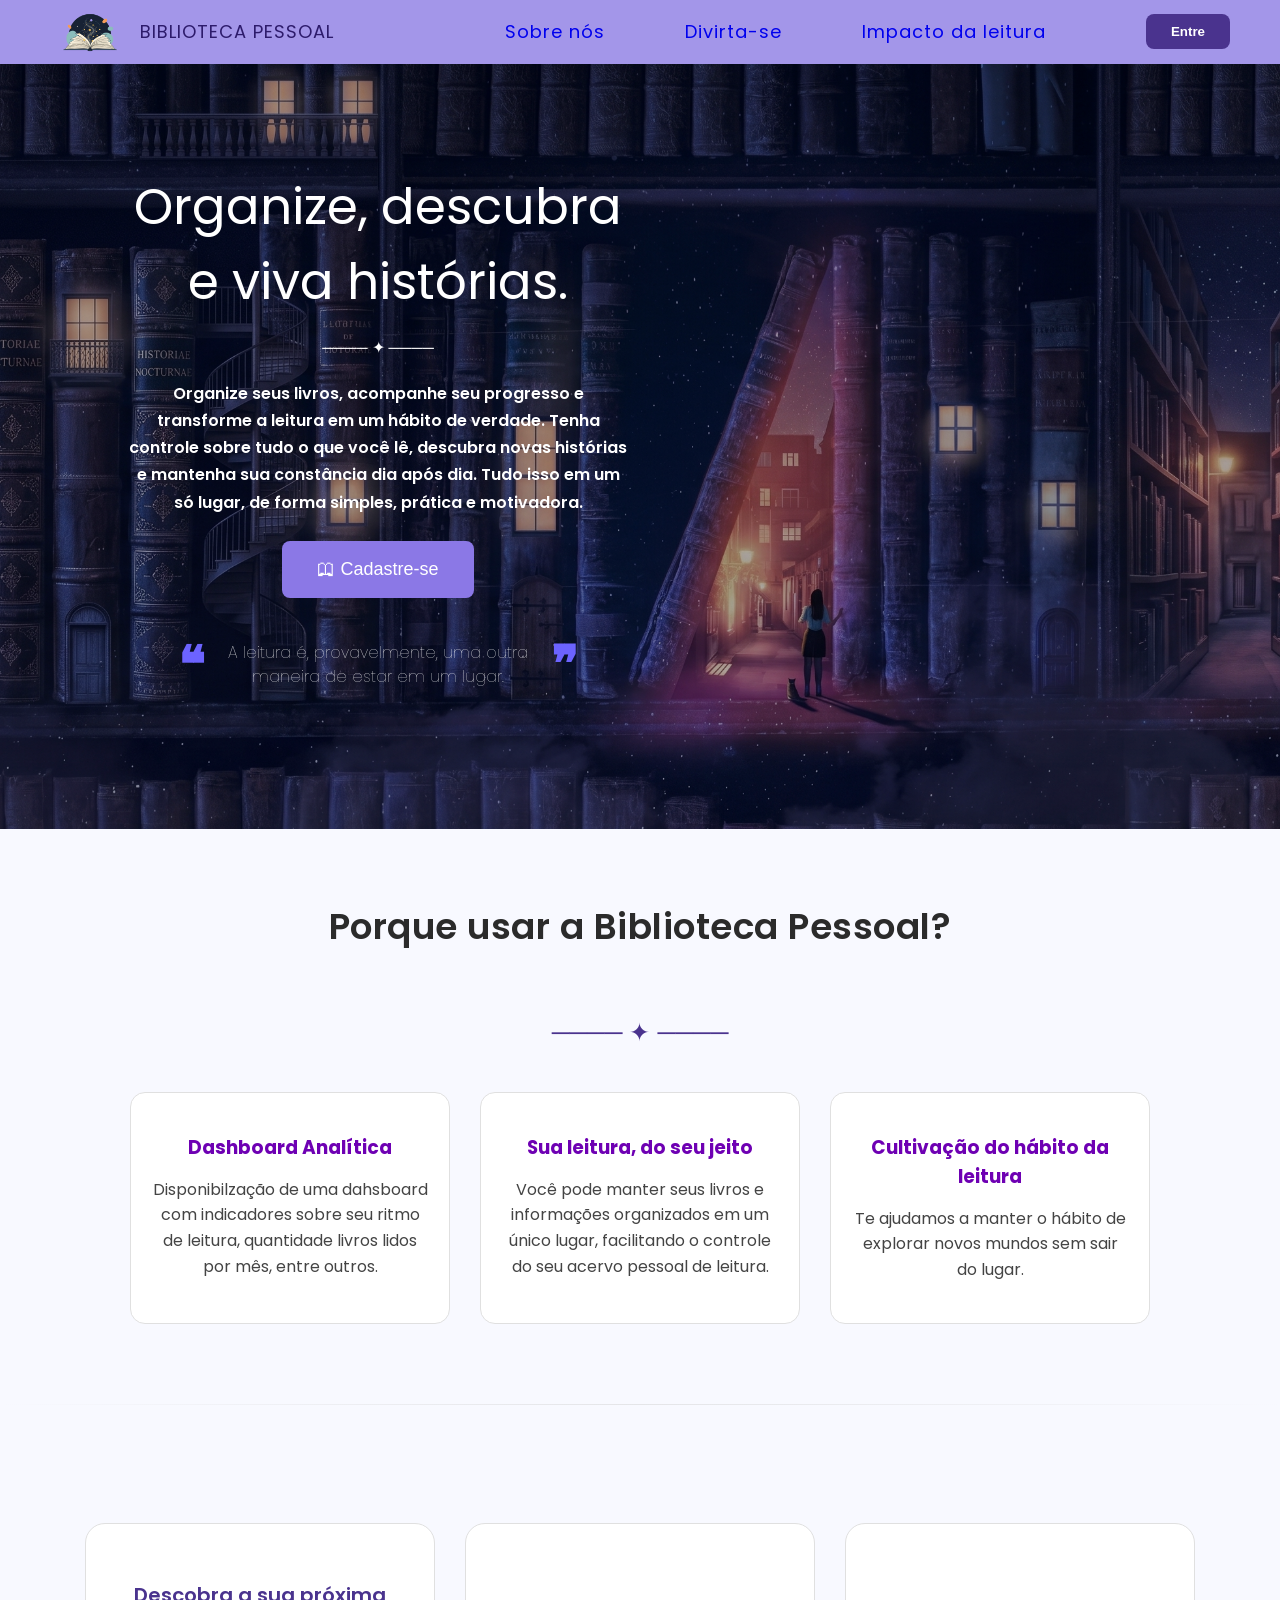
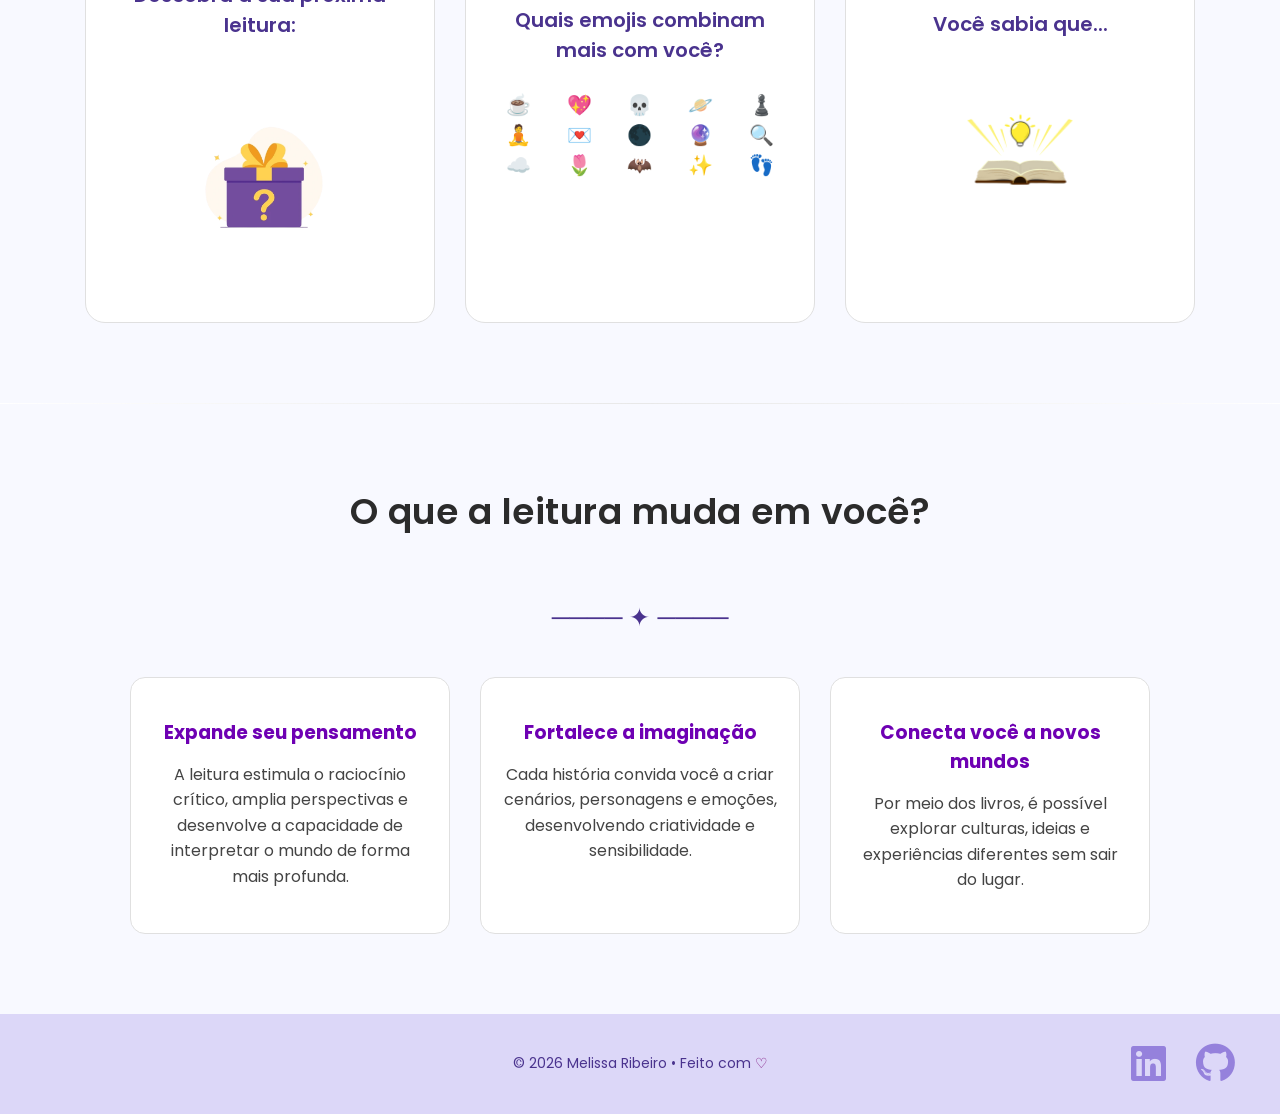
<file: public/index.html>
<!DOCTYPE html>
<html lang="pt-br">

<head>
    <meta charset="UTF-8">
    <meta name="viewport" content="width=device-width, initial-scale=1.0">
    <link rel="stylesheet" href="./css/index.css">
    <title>Biblioteca Pessoal - Página Inicial</title>
    <link href="https://fonts.googleapis.com/css2?family=Poppins:wght@400;600&display=swap" rel="stylesheet">
    <link rel="stylesheet" href="https://cdnjs.cloudflare.com/ajax/libs/font-awesome/6.4.0/css/all.min.css">


</head>

<body>
    <!-- HEADER -->
    <header class="header">
        <div class="logo">
            <!-- IMAGEM -->
            <img src="./imagens/img1.png" alt="Logo">

            <!-- BIBLIOTECA PESSOAL -->
            <span>BIBLIOTECA PESSOAL</span>
        </div>
        <!--SOBRE NÓS + BOTÃO LOGIN-->
        <div class="menuDireita">
            <a href="#motivos" class="sobreNos">
                <span>Sobre nós</span>
            </a>

            <a href="#interacao" class="sobreNos">
                <span>Divirta-se</span>
            </a>

            <div class="leitura">
                <a href="#Beneficios" class="Beneficios2">
                    <span>Impacto da leitura</span>
                </a>


                <div class="nav">
                    <a href="./login.html">
                        <button id="btnLogin">Entre</button>
                    </a>
                </div>
            </div>
        </div>
    </header>
    <!-- FIM HEADER -->


    <!-- SESSÃO PRINCIPAL -->
    <section class="principal">


        <!-- SOBRE + BOTÃO + QUOTES-->
        <div class="conteudo">

            <!-- TITULO-->
            <div class="titulo">
                Organize, descubra <br>e viva histórias.
            </div>


            <!-- DECORAÇÃO-->
            <div class="decoracao">
                <span>──── ✦ ────</span>
            </div>
            <!-- TEXTO SOBRE O PROJETO-->
            <div class="sobre">
                <p>
                    Organize seus livros, acompanhe seu progresso e transforme a leitura em um hábito de verdade.
                    Tenha controle sobre tudo o que você lê, descubra novas histórias e mantenha sua constância dia após
                    dia.
                    Tudo isso em um só lugar, de forma simples, prática e motivadora.
                </p>


            </div>
            <!-- BOTÃO -->
            <div class="botoes">
                <a href="./cadastro.html">
                    <button id="btnCadastro">🕮 Cadastre-se</button>
                </a>
            </div>

            <!-- QUOTE DINÂMICO -->
            <div class="quote">
                <span class="aspas esquerda">❝</span>
                <p id="quoteText"></p>
                <span class="aspas direita">❞</span>
            </div>
        </div>



        <!-- FIM SEÇÃO PRINCIPAL -->
    </section>

    <!-- INÍCIO SEÇÃO MOTIVOS-->

    <section class="motivos" id="motivos">
        <h2>Porque usar a Biblioteca Pessoal?</h2>
        <!-- DECORAÇÃO-->
        <div class="decoracao2">
            <span>──── ✦ ────</span>
        </div>
        <div class="cards">
            <!--PRIMEIRO CARD -->
            <div class="card1">
                <h3>Dashboard Analítica</h3>

                <p>Disponibilzação de uma dahsboard com indicadores
                    sobre seu ritmo de leitura, quantidade livros lidos por mês,
                    entre outros.</p>
            </div>
            <!--SEGUNDO CARD -->
            <div class="card2">
                <h3>Sua leitura, do seu jeito</h3>
                <p>Você pode manter seus livros e informações organizados em um único lugar,
                    facilitando o controle do seu acervo pessoal de leitura.</p>
            </div>
            <!--TERCEIRO CARD -->
            <div class="card3">
                <h3>Cultivação do hábito da leitura</h3>
                <p>Te ajudamos a manter o hábito de explorar novos mundos sem sair do lugar.</p>
            </div>
        </div>

    </section>

    <!--FIM SEÇÃO MOTIVOS-->

    <div class="linhaSuave"></div>

    <!--SEÇÃO INTERAÇÃO-->
    <section id="interacao" class="interacao">
        <div class="cards">

            <div id="misteriousbook">
                <span>Descobra a sua próxima leitura:</span> <br>
                <img src="./imagens/presente.png" id="presente" alt="presente" onclick="Aleatorio()">

                <div id="book" style="display: none;">
                </div>
            </div>

            <div id="mood">
                <span>Quais emojis combinam mais com você?</span>
                <div id="mood-emojis">
                    <span onclick="Gerar('relax')">☕🧘☁️</span>
                    <span onclick="Gerar('romantic')">💖💌🌷</span>
                    <span onclick="Gerar('horror')">💀🌑🦇</span>
                    <span onclick="Gerar('fantasy')">🪐🔮✨</span>
                    <span onclick="Gerar('thriller')">♟️🔍👣</span>
                </div>
                <p id="res-mood" class="msg"></p>
            </div>

            <div id="fact">
                <span>Você sabia que...</span>
                <div class="lamp" onclick="Fato()">
                    <img src="./imagens/lampandbook.png" id="lampada" alt="curiosity">
                </div>
                <p id="res-fato" class="msg"></p>
            </div>


        </div>
    </section>
    <!-- FIM SEÇÃO INTERAÇÃO-->

    <div class="linhaSuave"></div>

    <!-- NOVA SEÇÃO -->
    <section class="Beneficios" id="Beneficios">
        <h2>O que a leitura muda em você?</h2>
        <!-- DECORAÇÃO-->
        <div class="decoracao2">
            <span>──── ✦ ────</span>
        </div>
        <div class="cards">
            <!--PRIMEIRO CARD -->
            <div class="card1">
                <h3>Expande seu pensamento</h3>

                <p>A leitura estimula o raciocínio crítico,
                    amplia perspectivas e desenvolve
                    a capacidade de interpretar o mundo
                    de forma mais profunda.</p>
            </div>
            <!--SEGUNDO CARD -->
            <div class="card2">
                <h3>Fortalece a imaginação</h3>
                <p>Cada história convida você a criar cenários,
                    personagens e emoções,
                    desenvolvendo criatividade e sensibilidade.</p>
            </div>
            <!--TERCEIRO CARD -->
            <div class="card3">
                <h3>Conecta você a novos mundos</h3>
                <p>Por meio dos livros, é possível explorar culturas,
                    ideias e experiências diferentes
                    sem sair do lugar.</p>
            </div>
        </div>

    </section>


    <footer class="meu-footer">
        <p class="texto-footer">© 2026 Melissa Ribeiro • Feito com <span style="color: rgb(124, 12, 123);">♡</span></p>

        <div class="footer-icones">
            <a href="https://www.linkedin.com/in/melissa-ribeiro-27784a272/" target="_blank" title="Meu LinkedIn">
                <i class="fab fa-linkedin"></i>
            </a>
            <a href="https://github.com/melissa-ribeiro" target="_blank" title="Meu GitHub">
                <i class="fab fa-github"></i>
            </a>
        </div>
    </footer>
</body>

</html>
<script>
    const quotes = ['A leitura é, provavelmente, uma outra maneira de estar em um lugar.',
        'Leitura, antes de mais nada, é estímulo, é exemplo.',
        'Um livro é um sonho que você segura na mão.',
        'Quem lê, vive mil vidas em uma só.',
        'Ler é viajar sem sair do lugar.']  /*Vetor com frases*/

    let i = 0 /*Variável para ler o vetor*/

    quoteText.innerHTML = `${quotes[i]}` /*mostrar o primeiro quote quando a página carrega*/

    /*Quotes dinamicos:*/
    setInterval(() => {
        i++;

        if (i >= quotes.length) {
            i = 0;
        }

        quoteText.innerHTML = `${quotes[i]}`
    }, 5000); /*muda os quotes a cada 5 seg*/


    const books = [
        {
            titulo: 'A Passa-Espelhos',
            autor: 'Christelle Dabos',
            desc: 'Em um mundo dividido em arcas flutuantes,<br>Ophélie possui o poder de ler objetos e atravessar espelhos.<br>Forçada a um noivado misterioso, ela mergulha em intrigas políticas,<br>segredos antigos e uma atmosfera mágica absurdamente viciante.'
        },

        {
            titulo: 'Caraval',
            autor: 'Stephanie Garber',
            desc: 'Duas irmãs entram em um espetáculo mágico<br>onde nada é realmente o que parece.<br>Mistério, romance e jogos perigosos se misturam<br>em uma fantasia cheia de ilusões.'
        },

        {
            titulo: '1984',
            autor: 'George Orwell',
            desc: 'Em um mundo onde cada passo é observado<br>e até pensar pode ser um crime,<br>Winston começa a desafiar o sistema.<br>Mas em uma sociedade que controla a verdade,<br>até a esperança pode ser perigosa.'
        },

        {
            titulo: 'Jogos Vorazes',
            autor: 'Suzanne Collins',
            desc: 'Todos os anos, jovens são enviados<br>para uma arena mortal enquanto o país inteiro assiste.<br>Quando Katniss entra no jogo,<br>ela descobre que sobreviver pode ser<br>ainda mais difícil do que lutar.'
        },

        {
            titulo: 'O Jardim Secreto',
            autor: 'Frances Hodgson Burnett',
            desc: 'Ao encontrar um jardim escondido e abandonado,<br>Mary começa a desvendar segredos<br>que mudam não apenas a mansão onde vive,<br>mas também quem ela é.'
        },

        {
            titulo: 'Admirável Mundo Novo',
            autor: 'Aldous Huxley',
            desc: 'Nessa sociedade perfeita,<br>ninguém sofre, ninguém questiona e todos obedecem.<br>Mas quando algumas pessoas começam a enxergar<br>além dessa felicidade artificial,<br>tudo pode desmoronar.'
        }
    ] // JSON com título, autor e dscrição dos livros

    const img = document.getElementById('presente'); // Variável para imagem do presente
    const msg = document.getElementById('book'); // Variável para imagem do livro aberto

    img.addEventListener('click', function () {
        if (book.style.display == 'none' || book.style.display == '') {
            book.style.display = 'block';
            presente.style.display = 'none';
        } else {
            book.style.display = 'none';

        }
    })

    function Aleatorio() {
        var aleatorio = Math.floor(Math.random() * books.length);
        /*Fórmula para gerar números inteiros aleatórios
         de acordo com a quantidade de ocorrências do vetor*/

        var livro = books[aleatorio];

        book.innerHTML = `<h2>${livro.titulo}</h2>
            <h3>${livro.autor}</h3>
            <p>${livro.desc}</p>`

    }

    function Gerar(estado) {

        // pega o id do elemento que vai mostrar a imagem
        const campoMensagem = document.getElementById('res-mood');
        // varia de acordo com os emojis selecionados
        let texto = '';
        if (estado == 'relax') {
            texto = "Respire fundo... Hoje pede um café, uma manta e uma poesia leve ou crônicas do dia a dia. ☁️";
        }
        if (estado == 'romantic') {
            texto = "O amor está no ar! Perfeito para mergulhar em um romance de época ou um clichê apaixonante. 🌷";
        }
        if (estado == 'thriller') {
            texto = "Siga as pistas! Sua mente está afiada para um suspense policial ou um mistério. 🔍";
        }
        if (estado == 'horror') {
            texto = "Sentiu o calafrio? Prepare a lanterna: é noite de terror psicológico ou clássicos de monstros. 🦇";
        }
        if (estado == 'fantasy') {
            texto = "Abra o portal! Suas leituras de hoje envolvem dragões, reinos distantes e magias proibidas. ✨";
        }
        campoMensagem.innerHTML = texto; // Mostra mensagem
    }


    function Fato() {
        const fatos = [
            "O livro mais vendido do mundo é a Bíblia, seguida por 'Dom Quixote'.",
            "Bibliosmia: O nome científico para o prazer de sentir o cheiro de livros antigos.",
            "Tsundoku: O termo japonês para o hábito de comprar livros e deixá-los acumulados sem ler.",
            "O livro mais longo do mundo tem mais de 13 mil páginas!",
            "Ler reduz o estresse em até 68%, segundo estudos."
        ]; // vetor com fatos sobre leitura

        let sorteio = Math.floor(Math.random() * fatos.length);
        /* Função para gerar números aleatórios de acordo com
        as ocorrências do vetor*/

        document.getElementById('res-fato').innerHTML = fatos[sorteio];
        document.getElementById('lampada').style.display = 'none';
    }

</script>
</file>
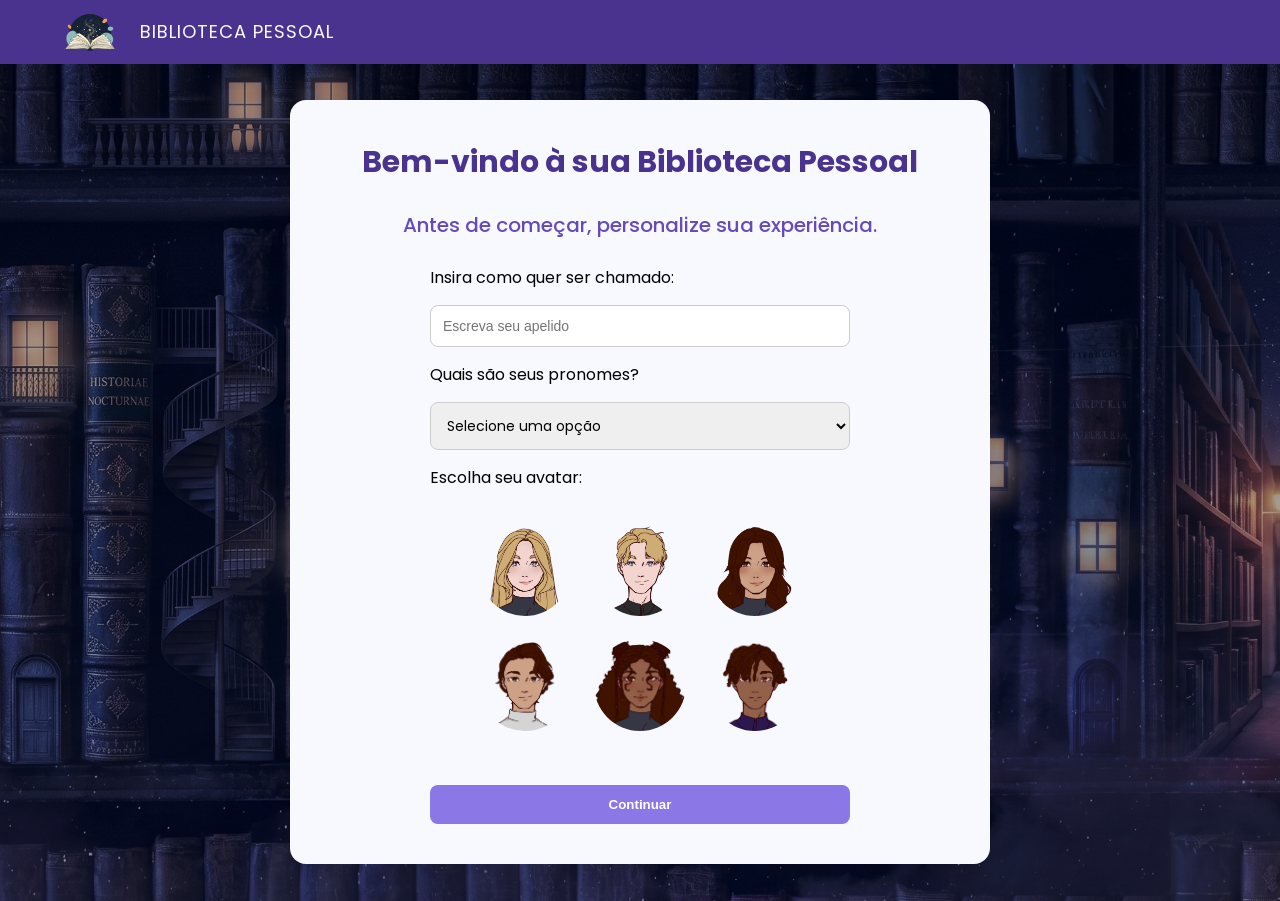
<file: public/boasVindas.html>
<!DOCTYPE html>
<html lang="pt-br">

<head>
    <meta charset="UTF-8">
    <meta name="viewport" content="width=device-width, initial-scale=1.0">
    <title>Biblioteca Pessoal - Onboarding</title>
    <link href="https://fonts.googleapis.com/css2?family=Poppins:wght@400;600&display=swap" rel="stylesheet">
    <link rel="stylesheet" href="./css/boasVindas.css">
</head>

<body>
    <header class="header">

        <div class="logo">

            <img src="./imagens/img1.png" alt="Logo">

            <span>BIBLIOTECA PESSOAL</span>

        </div>

    </header>

    <div class="principal">
        <div class="container">
            <span>Bem-vindo à sua Biblioteca Pessoal</span> <br>

            <p>
                Antes de começar, personalize sua experiência.
            </p> <br>

            <div class="dados">
                Insira como quer ser chamado: <br>
                <input id="ipt_nickname" type="text" placeholder="Escreva seu apelido">

                Quais são seus pronomes? <br>
                <select id="slct_pronome">
                    <option value="">Selecione uma opção</option>

                    <option value="ela/dela" ]>Ela/Dela
                    </option>

                    <option value="ele/dele">
                        Ele / Dele
                    </option>

                    <option value="elu/delu">
                        Elu / Delu
                    </option>

                    <option value="prefiro_nao_dizer">
                        Prefiro não informar
                    </option>
                </select>

                Escolha seu avatar:

                <div class="avatares">

                    <img src="./imagens/menina1.png - Editado.png" onclick="selecionarAvatar(1)" id="avatar1">

                    <img src="./imagens/menino1.png - Editado.png" onclick="selecionarAvatar(2)" id="avatar2">

                    <img src="./imagens/menina2.png - Editado.png" onclick="selecionarAvatar(3)" id="avatar3">

                    <img src="./imagens/menino2.png - Editado.png" onclick="selecionarAvatar(4)" id="avatar4">

                    <img src="./imagens/menina3.png - Editado.png" onclick="selecionarAvatar(5)" id="avatar5">

                    <img src="./imagens/menino3.png - Editado.png" onclick="selecionarAvatar(6)" id="avatar6">

                </div>
                <br>
                <button type="button" onclick="onboarding()" id="btnEntrar">
                    Continuar
                </button>
            </div>
        </div>
    </div>
</body>

</html>
<script>

    //guarda qual avatar o usuário escolheu
    var avatarEscolhido = "";

    function selecionarAvatar(numero) { 
        //selcionarAvatar recebe número do avatar como parâmetro

        avatarEscolhido = numero; 

        // seleciona as imagens dentro da class "avatares"
        var listaAvatares = document.querySelectorAll(".avatares img");

        //para cada avatar, remova a classe "avatar-selecionado"
        listaAvatares.forEach(function (img) { 
            img.classList.remove("avatar-selecionado");
        }); // garante que apenas um avatar fique selecionado por vez

        document
            // pegao id do avatar selecionado 
            .getElementById(`avatar${numero}`)
            //deixa a borda com cor
            .classList.add("avatar-selecionado");

    }

    function onboarding() {
        var pronome = slct_pronome.value;
        var nickname = ipt_nickname.value;

        if (pronome == '') {

            alert("Selecione uma opção de pronomes.");

        } else if (nickname == '') {

            alert("Insira um apelido.");

        } else if (avatarEscolhido == '') {

            alert("Escolha um avatar.");

        } else {



            fetch("http://localhost:3333/usuarios/onboarding", {
                method: "POST",
                headers: {
                    "Content-Type": "application/json"
                },

                body: JSON.stringify({

                    nicknameServer: nickname,
                    pronomeServer: pronome,
                    avatarServer: avatarEscolhido,
                    idUsuarioServer: sessionStorage.ID_USUARIO

                })

            })
                .then(function (resposta) {

                        if (resposta.ok) {

                            sessionStorage.PRONOME_USUARIO = pronome;
                            sessionStorage.NICKNAME_USUARIO = nickname;
                            sessionStorage.AVATAR_USUARIO = avatarEscolhido;
                            

                            setTimeout(function () {
                                window.location = "./menu.html";
                            }, 500);

                        } else {

                            alert("Erro ao salvar onboarding");

                        }

                })


        }

    }
</script>
</file>
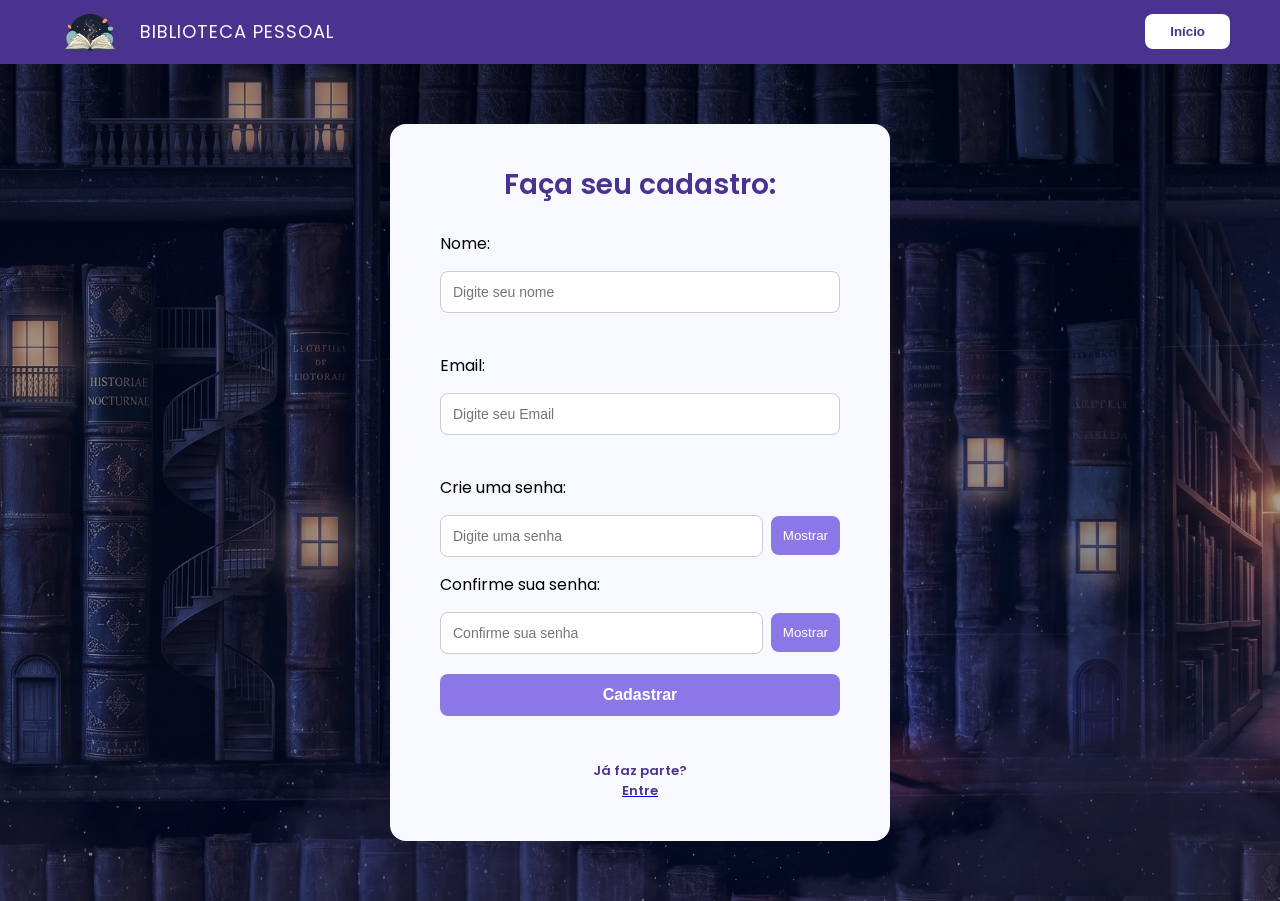
<file: public/cadastro.html>
<!DOCTYPE html>
<html lang="pt-br">

<head>
  <meta charset="UTF-8">
  <meta name="viewport" content="width=device-width, initial-scale=1.0">
  <title>Biblioteca Pessoal - Cadastro</title>
  <link href="https://fonts.googleapis.com/css2?family=Poppins:wght@400;600&display=swap" rel="stylesheet">
  <link rel="stylesheet" href="./css/cadastro.css">
</head>

<body>
  <header class="header">
    <div class="logo">
      <!-- IMAGEM -->
      <img src="./imagens/img1.png" alt="Logo">

      <!-- BIBLIOTECA PESSOAL -->
      <span>BIBLIOTECA PESSOAL</span>
    </div>
    <!-- BOTÃO VOLTAR -->
    <div class="back">
      <a href="./index.html">
        <button>Início</button>
      </a>
    </div>
  </header>

  <div class="principal">

    <div class="container">
      <span>Faça seu cadastro:</span>
      <div class="dados">
        Nome: <br>
        <input id="ipt_nome" type="text" placeholder="Digite seu nome"> <br>

        Email: <br>
        <input id="ipt_email" type="email" placeholder="Digite seu Email"> <br>

        Crie uma senha:
        <div class="senha-container">
          <input id="ipt_senha" type="password" placeholder="Digite uma senha">
          <button type="button" id="btnSenha" class="btn-olho" onclick="mostrarSenha()">
            Mostrar
          </button>
        </div>

        Confirme sua senha:
        <div class="senha-container">
          <input id="ipt_confirmarsenha" type="password" placeholder="Confirme sua senha">
          <button type="button" id="btnConfSenha" class="btn-olho" onclick="mostrarSenha2()">
            Mostrar
          </button>
        </div>

        <button onclick="Cadastrar()" id="bntCadastrar">Cadastrar</button> <br><br>

      </div>
      <div class="login">
        <span>Já faz parte?</span>
        <a href="./login.html">
          <span>Entre</span>
        </a>


      </div>


    </div>
  </div>

  </div>


</body>

</html>
<script>


  function Cadastrar() {


    var nomeVar = ipt_nome.value;
    var emailVar = ipt_email.value;
    var senhaVar = ipt_senha.value;
    var confirmarSenhaVar = ipt_confirmarsenha.value;



    // Verificando se há algum campo em branco
    if (
      nomeVar == "" ||
      emailVar == "" ||
      senhaVar == ""

    ) {

      alert("Preencha todos os campos corretamente!");
    } else if (
      nomeVar.length < 3
    ) {
      alert("Insira seu nome corretamente.")

    } else if (
      !emailVar.includes('@') || !emailVar.includes('.')
    ) {
      alert("Insira seu email corretamente.")
    } else if (
      senhaVar.length < 6
    ) {
      alert("Crie uma senha com 6 digitos ou mais.")
    } else if (
      senhaVar != confirmarSenhaVar
    ) {
      alert("As senhas devem ser iguais")
    } else {

      // Enviando o valor da nova input
      fetch("/usuarios/cadastrar", {
        method: "POST",
        headers: {
          "Content-Type": "application/json",
        },
        body: JSON.stringify({

          nomeServer: nomeVar,
          emailServer: emailVar,
          senhaServer: senhaVar,
        }),
      })
        .then(function (resposta) {
          console.log("resposta: ", resposta);

          if (resposta.ok) {


            alert("Cadastro realizado com sucesso!");

            setTimeout(() => {
              window.location = "./login.html";
            }, "2000");

          } else {
            throw "Houve um erro ao tentar realizar o cadastro!";
          }
        })
        .catch(function (resposta) {
          console.log(`#ERRO: ${resposta}`);
          alert(resposta);

        });

      return false;
    }
  }

  function mostrarSenha() {
    if (ipt_senha.type == "password") {

      ipt_senha.type = "text";
      btnSenha.innerHTML = "Ocultar";

    } else {

      ipt_senha.type = "password";
      btnSenha.innerHTML = "Mostrar";

    }
  }

  function mostrarSenha2() {
    if (ipt_confirmarsenha.type == "password") {

      ipt_confirmarsenha.type = "text";
      btnConfSenha.innerHTML = "Ocultar";

    } else {

      ipt_confirmarsenha.type = "password";
      btnConfSenha.innerHTML = "Mostrar";

    }
  }

</script>
</file>
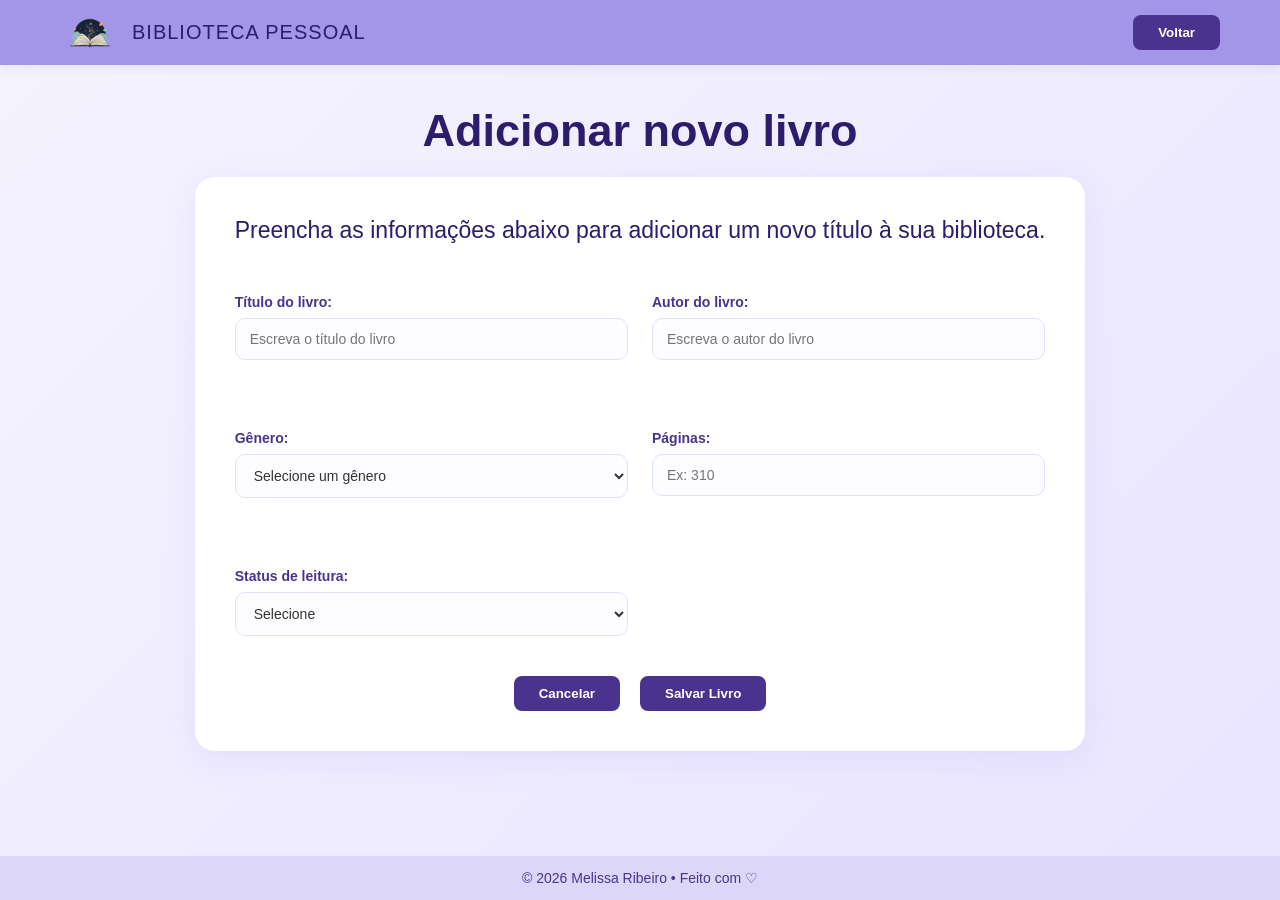
<file: public/cadastroLivros.html>
<!DOCTYPE html>
<html lang="pt-br">

<head>
    <meta charset="UTF-8">
    <meta name="viewport" content="width=device-width, initial-scale=1.0">
    <title>Biblioteca Pessoal - Cadastrar Livro</title>
    <link rel="stylesheet" href="./css/cadastroLivros.css">
</head>

<body>
    <div class="dashboard-layout">
        <header class="header">
            <div class="logo">
                <!-- IMAGEM -->
                <img src="./imagens/img1.png" alt="Logo">

                <!-- BIBLIOTECA PESSOAL -->
                <span>BIBLIOTECA PESSOAL</span>
            </div>
            <!-- BOTÃO VOLTAR -->
            <div class="back">
                <a href="./meuslivros.html">
                    <button id="btnSair">Voltar</button>
                </a>
            </div>
        </header>

        <div class="newbook">
            <div class="boasvindas">
                <span>Adicionar novo livro</span>
            </div>
        </div>
    </div>

    <div class="container-form">
        <span>Preencha as informações abaixo para adicionar um novo título à sua biblioteca.</span>

        <div class="form">
            <div class="campo-input">
                <p>Título do livro:</p>
                <input type="text" id="ipt_titulo" placeholder="Escreva o título do livro">
            </div>

            <div class="campo-input">
                <p>Autor do livro:</p>
                <input type="text" id="ipt_autor" placeholder="Escreva o autor do livro">
            </div>

            <div class="campo-input">
                <p>Gênero:</p>
                <select id="sel_genero">
                    <option value="" disabled selected>Selecione um gênero</option>
                    <option value="Fantasia">Fantasia</option>
                    <option value="Romance">Romance</option>
                    <option value="Ficção Científica">Ficção Científica</option>
                    <option value="Terror">Terror</option>
                    <option value="Biografia">Biografia</option>
                    <option value="Religioso">Religioso</option>
                    <option value="Tecnico">Técnico</option>
                    <option value="ficção Filosófica">Ficção Filosófica</option>
                </select>
            </div>
            
            <div class="campo-input">
                <p>Páginas:</p>
                <input type="number" id="ipt_paginas" placeholder="Ex: 310">
            </div>

            <div class="campo-input">
                <p>Status de leitura:</p>
                <select id="sel_status" onchange="verificarStatus()">
                    <option value="" disabled selected>Selecione</option>
                    <option value="lendo">Lendo</option>
                    <option value="concluido">Concluído</option>
                </select>
            </div>


            <div id="secao-conclusao" class="checkbox" style="display: none;"">

                <div class=" campo-input">
                <label>
                    <input type="checkbox" id="chk_favorito">
                    <p>Marcar como Favorito ⭐</p>
                </label>

            </div>

            <div class="campo-input">
                <p>Data conclusão</p>
                <input type="date" id="ipt_data_conclusao">
            </div>

            <div class="campo-input">
                <p>Avaliação (Estrelas):</p>
                <select id="sel_avaliacao">
                    <option value=""></option>
                    <option value="" disabled selected>Selecione</option>
                    <option value="5">⭐⭐⭐⭐⭐ (Excelente)</option>
                    <option value="4">⭐⭐⭐⭐☆ (Muito Bom)</option>
                    <option value="3">⭐⭐⭐☆☆ (Bom)</option>
                    <option value="2">⭐⭐☆☆☆ (Regular)</option>
                    <option value="1">⭐☆☆☆☆ (Ruim)</option>
                </select>
            </div>
        </div>
    </div>

    <div class="form-acoes">
        <button class="btn-cancelar" onclick="window.location.href='./meuslivros.html'">Cancelar</button>
        <button class="btn-salvar" onclick="salvarLivro()">Salvar Livro</button>
    </div>
    </div>

    <footer>
        © 2026 Melissa Ribeiro • Feito com ♡
    </footer>

</body>

</html>
<script>
    function verificarStatus() {

        var status = document.getElementById("sel_status").value;
        var secaoConclusao = document.getElementById("secao-conclusao");

        if (status == "lendo") {
            secaoConclusao.style.display = "none";

        } else {
            secaoConclusao.style.display = "block";

        }
    }

    function salvarLivro() {

        var titulo = ipt_titulo.value
        var autor = ipt_autor.value
        var pages = ipt_paginas.value
        var dt_conclusao = ipt_data_conclusao.value
        var favorito = chk_favorito.checked
        var avaliacao = sel_avaliacao.value
        var stts = sel_status.value
        var genero = sel_genero.value
        var idUsuario = sessionStorage.ID_USUARIO; 


        if (titulo == '') {
            alert("Insira o título do livro.")
        } else if (autor == '') {
            alert("Insira o autor do livro")
        } else if (ipt_paginas.value == '') {
            alert("Insira a quantidade de páginas do livro")
        } else if (sel_genero.value == '') {
            alert("Selecione o gênero do livro")
        } else if (sel_status.value == '') {
            alert("Selecione o status de leitura")
        }
        else {

            // Enviando o valor da nova input
            fetch(`/usuarios/cadastrarLivros/${idUsuario}`, {
                method: "POST",
                headers: {
                    "Content-Type": "application/json",
                },
                body: JSON.stringify({

                    tituloServer: titulo,
                    autorServer: autor,
                    pagesServer: pages,
                    dt_conclusaoServer: dt_conclusao,
                    favoritoServer: favorito,
                    avaliacaoServer: avaliacao,
                    sttsServer: stts,
                    generoServer: genero
                }),
            })
                .then(function (resposta) {
                    console.log("resposta: ", resposta);

                    if (resposta.ok) {


                        alert("Cadastro realizado com sucesso!");

                        setTimeout(() => {
                            window.location = "./meuslivros.html";
                        }, "2000");

                    } else {
                        throw "Houve um erro ao tentar realizar o cadastro!";
                    }
                })
                .catch(function (resposta) {
                    console.log(`#ERRO: ${resposta}`);
                    alert(resposta);

                });

            return false;
        }
    }



</script>
</file>
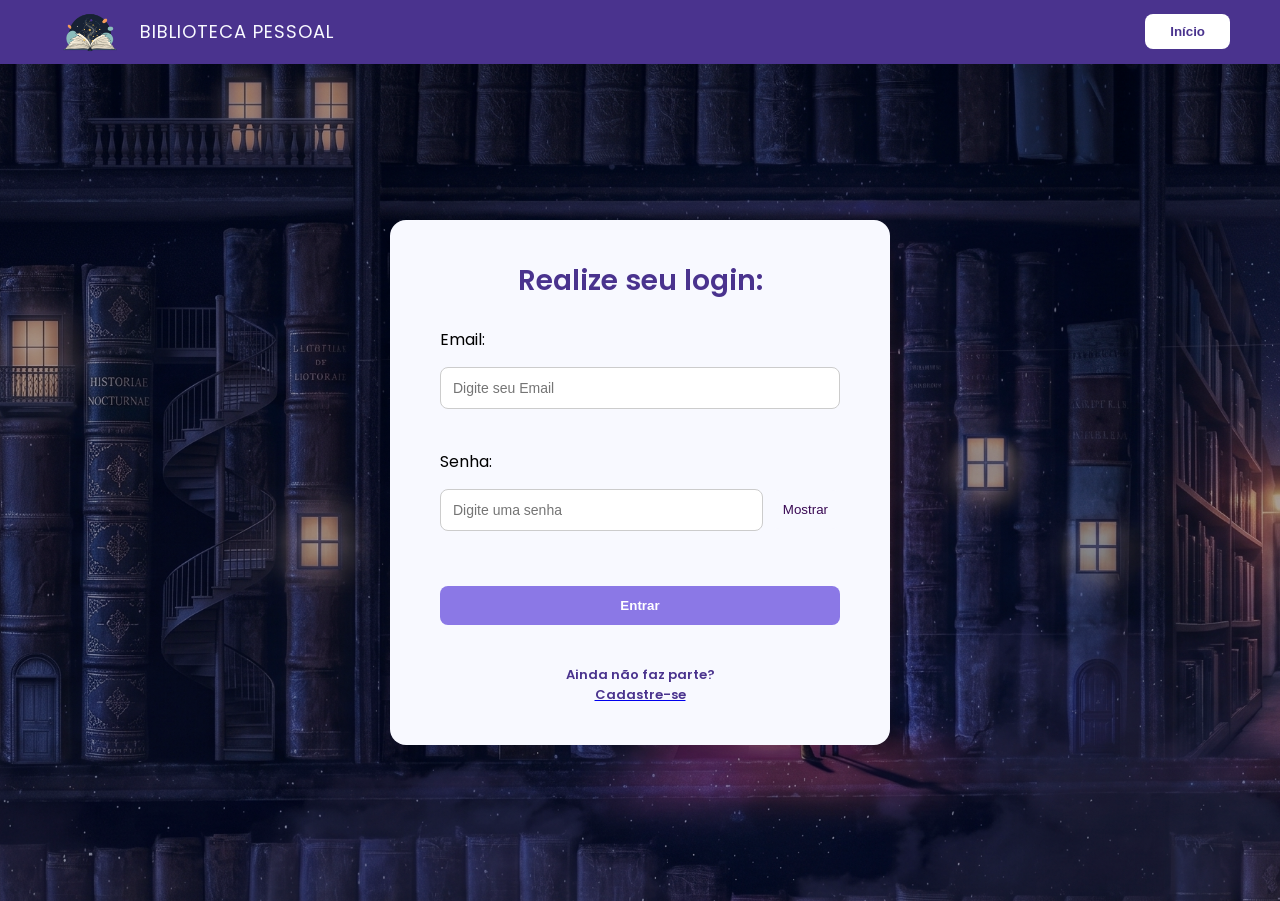
<file: public/login.html>
<!DOCTYPE html>
<html lang="pt-br">

<head>
    <meta charset="UTF-8">
    <meta name="viewport" content="width=device-width, initial-scale=1.0">
    <title>BIblioteca Pessoal - Login</title>
    <link href="https://fonts.googleapis.com/css2?family=Poppins:wght@400;600&display=swap" rel="stylesheet">
    <link rel="stylesheet" href="./css/login.css">
</head>


<body>
    <header class="header">
        <div class="logo">
            <!-- IMAGEM -->
            <img src="./imagens/img1.png" alt="Logo">

            <!-- BIBLIOTECA PESSOAL -->
            <span>BIBLIOTECA PESSOAL</span>
        </div>
        <!-- BOTÃO VOLTAR -->
        <div class="back">
            <a href="./index.html">
                <button>Início</button>
            </a>
        </div>
    </header>

    <div class="principal">

        <div class="container">
            <span>Realize seu login:</span>
            <div class="dados">
                Email: <br>
                <input id="ipt_email" type="email" placeholder="Digite seu Email"> <br>
                Senha: <br>
                <div class="senha-container">
                    <input id="ipt_senha" type="password" placeholder="Digite uma senha">
                    <button type="button" id="btnSenha" class="btn-olho" onclick="mostrarSenha()">
                        Mostrar
                    </button>
                </div><br>

                <button id="bntEntrar" onclick="Login()">Entrar</button> <br>
            </div>


            <div class="login">
                <span>Ainda não faz parte?</span>
                <a href="./cadastro.html">
                    <span>Cadastre-se</span>
                </a>
            </div>

        </div>
    </div>
</body>

</html>

<script>

    var tentativas = 0;

    function Login() {

        var emailVar = ipt_email.value;
        var senhaVar = ipt_senha.value;


        if (emailVar == "" || senhaVar == "") {
            alert("Preencha todos o campos")
            return false;
        }
        else {

            console.log("FORM LOGIN: ", emailVar);
            console.log("FORM SENHA: ", senhaVar);

            fetch("/usuarios/autenticar", {
                method: "POST",
                headers: {
                    "Content-Type": "application/json"
                },
                body: JSON.stringify({
                    emailServer: emailVar,
                    senhaServer: senhaVar
                })
            }).then(function (resposta) {
                console.log("ESTOU NO THEN DO Login()!")

                if (resposta.ok) {
                    console.log(resposta);

                    resposta.json().then(json => {
                        console.log(json);
                        console.log(JSON.stringify(json));
                        sessionStorage.EMAIL_USUARIO = json.email;
                        sessionStorage.NOME_USUARIO = json.nome;
                        sessionStorage.ID_USUARIO = json.id_usuario;
                        sessionStorage.PRIMEIRO_ACESSO = json.primeiro_acesso;
                        sessionStorage.NICKNAME_USUARIO = json.nickname;
                        sessionStorage.PRONOME_USUARIO = json.pronome;
                        sessionStorage.AVATAR_USUARIO = json.avatar;

                        setTimeout(function () {
                            // se for primeiro acesso > vai para onboarding
                            if (json.primeiro_acesso == 1) {

                                window.location = "./boasVindas.html";

                            } else {

                                window.location = "./menu.html";

                            }

                        });

                    });


                } else {

                    tentativas++;

                    console.log("Houve um erro ao tentar realizar o login!");

                    resposta.text().then(texto => {

                        alert(`Email ou senha inválidos! Tentativa ${tentativas}/3 Tente novamente ou realize o cadastro`);
                        console.log(texto);

                        if (tentativas >= 3) {

                            bntEntrar.disabled = true;
                            bntEntrar.innerHTML = "Bloqueado";

                            alert("Número máximo de tentativas atingido!");
                        }

                    }).catch(function (erro) {
                        console.log(erro);
                    })

                    return false;

                }

            }); // FECHA O .then DO FETCH
        } // FECHA O else DO LOGIN
    } // FECHA A FUNÇÃO Login()

    function mostrarSenha() {
                    if (ipt_senha.type == "password") {

                        ipt_senha.type = "text";
                        btnSenha.innerHTML = "Ocultar";

                    } else {

                        ipt_senha.type = "password";
                        btnSenha.innerHTML = "Mostrar";

                    }
                }

</script>
</file>
<file: public/css/index.css>
* {
    margin: 0;
    padding: 0;
    box-sizing: border-box;
}

/* FONTE DOS TEXTOS */
body {
    font-family: 'Poppins', sans-serif;
}

/*INÍCIO ESTILIZAÇÃO HEADER*/
.logo img {
    width: 80px;
    height: auto;
}

.logo {
    display: flex;
    align-items: center;
    gap: 10px;
}

/*Sobre nós*/
html {
    scroll-behavior: smooth;
}

.sobreNos span {
    font-weight: 400;
    font-size: 18px;
    letter-spacing: 1px;
}

.menuDireita {
    display: flex;
    align-items: center;
    gap: 80px;
}

.menuDireita a {
    text-decoration: none;
}

.sobreNos:hover {
    color: #4A338E;
    transform: translateY(-1px);
}


/*impacto da leitura*/

.Beneficios2 span {
    font-weight: 400;
    font-size: 18px;
    letter-spacing: 1px;
}

.leitura {
    display: flex;
    align-items: center;
    gap: 100px;
}

.Beneficios2:hover {
    color: #4A338E;
    transform: translateY(-1px);
}


.header {
    background-color: #A396E9;
    padding: 10px 50px;
    display: flex;
    justify-content: space-between;
    align-items: center;
    color: #2D1B6B;
}

.logo span {
    font-weight: 400;
    font-size: 18px;
    letter-spacing: 1px;
}

#btnLogin {
    padding: 10px 25px;
    border-radius: 8px;
    border: none;
    background-color: #4A338E;
    color: white;
    font-weight: 600;
    cursor: pointer;
    transition: background-color 0.3s;
}

#btnLogin:hover {
    background-color: #6E5CD6;
    transform: translateY(-2px);
}


/* FIM ESTILIZAÇÃO HEADER*/


/* ESTILIZAÇÃO SEÇÃO PRINCIPAL */

.principal {
    min-height: 85vh;
    background-image: url(../imagens/FundoHome.png);
    background-size: cover;
    background-position: center;
    display: flex;
    align-items: center;
    justify-content: flex-start;
    position: relative;
    overflow: hidden;
    margin-bottom: 0;
    padding-bottom: 0;

}

.conteudo {
    max-width: 500px;
    margin-left: 10%;
    display: flex;
    flex-direction: column;
    align-items: center;
    text-align: center;
}

.titulo {
    text-align: center;
    color: white;
    font-weight: 400;
    font-size: 50px;
    margin-bottom: 15px;

}

.decoracao {
    color: white;
    margin-bottom: 20px;
}

.sobre {

    text-align: center;
    color: white;
    font-weight: 600;
    line-height: 1.7;
    margin-bottom: 25px;
    max-width: 500px;
}

#btnCadastro {
    margin-bottom: 20px;
    padding: 18px 35px;
    border-radius: 8px;
    border: none;
    background-color: #8B78E6;
    color: white;
    cursor: pointer;
    font-size: 18px;
    transition: background-color 0.5s, transform 0.3s;
}

#btnCadastro:hover {
    background-color: #6E5CD6;
    transform: translateY(-2px);
}

.quote {
    color: white;
    font-weight: 100;
    line-height: 1.5;
    margin-bottom: 20px;
    margin-top: 10px;
    position: relative;

    display: flex;
    align-items: center;
    gap: 10px;


    text-align: center;

    min-height: 60px;

    width: 400px;
}

.aspas {
    color: #6c63ff;
    font-size: 40px;
    font-weight: bold;


    left: -25px;
    top: -10px;

    font-size: 50px;
}

/*FIM ESTILIZAÇÃO SEÇÃO PRINCIPAL*/



/*MOTIVOS*/

.motivos {
    margin-top: -10px;
    padding: 80px 20px;
    text-align: center;
    background-color: #F8F9FF;

}

.motivos h2 {
    font-size: 36px;
    font-weight: 600;
    margin-bottom: 60px;
    color: #2b2b2b;
    letter-spacing: 0.5px;
    margin: 0 0 60px 0;
}

.linhaSuave {
    background: linear-gradient(to right, transparent, #A396E9, transparent);
    opacity: 0.5;
    width: 100%;
    height: 1px;
    margin: 0 auto;
}

/*INTERAÇÃO*/

/* CONTAINER Q TEM TD */
.interacao {
    display: flex;
    justify-content: center;
    padding: 80px 20px;
    background-color: #F8F9FF;
    margin-top: -2px;
}

/* CONTAINER DOS 3 CARDS */
.interacao .cards {
    display: flex;
    justify-content: center;
    align-items: stretch;
    /*MESMA ALTURA*/
    gap: 30px;
    max-width: 1200px;
}

/*(misteriousbook, mood, fact) */
#misteriousbook,
#mood,
#fact {
    background-color: #fff;
    border: 1px solid #E0E0E0;
    border-radius: 20px;
    width: 350px;
    min-height: 400px;
    transition: all 0.4s ease;
    padding: 40px 30px;
    display: flex;
    flex-direction: column;
    align-items: center;
    justify-content: center;
    text-align: center;
    transition: all 0.4s ease;
    cursor: default;
}

/* EFEITO HOVER CARDS */
#misteriousbook:hover,
#mood:hover,
#fact:hover {
    border-color: #8B78E6;
    box-shadow: 0 10px 30px rgba(139, 120, 230, 0.15);
    transform: translateY(-8px);
}

/* TÍTULOS DOS CARDS */
#misteriousbook span,
#mood span,
#fact span {
    margin-bottom: 25px;
    color: #4A338E;
    font-weight: 600;
    font-size: 20px;
    display: block;
}

/*IMAGEM DO PRESENTE*/
#presente {
    width: 180px;
    cursor: pointer;
    transition: 0.4s;
}

#presente:hover {
    filter: drop-shadow(0 0 10px #9f4dcb);
    transform: scale(1.1) rotate(5deg);
}

.misteriousbook span {
    margin-bottom: 15px;
    color: #6E00B3;
    font-weight: 600;
    font-size: 18px;
}

/*MENSAGEM DO LIVRO MISTERIOSO*/
#book {
    display: none;
    width: 100%;
    text-align: center;
    animation: aparecerSuave 0.6s ease;
}

/* ESTILO DOS EMOJIS (MOOD) */
#mood-emojis {
    display: flex;
    gap: 15px;
    font-size: 30px;
    margin-bottom: 20px;
}

#mood-emojis span {
    cursor: pointer;
    transition: transform 0.3s ease;
}

#mood-emojis span:hover {
    transform: scale(1.3);
}

/* ARRUMANDO LÂMPADA */
.lamp img {
    width: 150px;
    cursor: pointer;
    transition: filter 0.3s ease, transform 0.3s ease;
}

.lamp img:hover {
    filter: drop-shadow(0 0 10px #FFD700);
    transform: rotate(5deg);
}

/* MSG CARDS INTERATIVOS */
.msg {
    color: #555;
    font-size: 17px;
    line-height: 1.6;
    margin-top: 15px;
    animation: aparecerSuave 0.6s ease;
}


/*SEPARAÇÃO*/
.linhaSuave {
    width: 100%;
    height: 1px;
    background: linear-gradient(to right, transparent, #D1D1D1, transparent);
    margin: 0 auto;
}

/* BENEFÍCIOS */
.Beneficios {
    padding: 80px 20px;
    text-align: center;
    background-color: #F8F9FF;
}


.Beneficios h2 {
    font-size: 36px;
    font-weight: 600;
    margin-bottom: 60px;
    color: #2b2b2b;
    letter-spacing: 0.5px;
}

.decoracao2 {
    color: #4A338E;
    margin-bottom: 20px;
    display: flex;
    justify-content: center;
    font-size: 25px;
}


.cards {
    display: flex;
    justify-content: center;
    gap: 30px;
    margin-top: 40px;
    flex-wrap: wrap;
}

.card1,
.card2,
.card3 {
    background-color: #fff;
    border: 1px solid #E0E0E0;
    padding: 40px 20px;
    border-radius: 15px;
    width: 320px;
    box-shadow: none;
    transition: transform 0.3s ease, box-shadow 0.3s ease;
    cursor: pointer;
}


/*EFEITO HOVER*/
.card1:hover,
.card2:hover,
.card3:hover {
    transform: translateY(-10px) scale(1.03);
    box-shadow: 0 12px 30px rgba(0, 0, 0, 0.15);
}

.card1 h3,
.card2 h3,
.card3 h3 {
    margin-bottom: 15px;
    color: #6E00B3;
}

.card1 p,
.card2 p,
.card3 p {
    color: #444;
    line-height: 1.6;
}

/* CONTAINER DO FOOTER */
.meu-footer {
    background-color: #dcd7f8;
    color: #4A338E;
    font-size: 14px;
    min-height: 100px;
    position: relative;
    display: flex;
    justify-content: center;
    align-items: center;
    width: 100%;
    margin: 0;
    padding: 0;
}


/* CAIXA DOS ÍCONES*/
.footer-icones {
    position: absolute;
    right: 45px;
    display: flex;
    align-items: center;
}

.footer-icones a {
    color: #9581dc;
    font-size: 40px;
    margin-left: 30px;
    text-decoration: none;
    transition: color 0.3s, transform 0.3s;
}

.footer-icones a:hover {
    color: #4A338E;
    transform: translateY(-1px) scale(1.1);
}
</file>
<file: public/css/boasVindas.css>
* {
    margin: 0;
    padding: 0;
    box-sizing: border-box;
}

/* FONTE DOS TEXTOS */
body {
    font-family: 'Poppins', sans-serif;
}

/*INÍCIO ESTILIZAÇÃO HEADER*/
.logo img {
    width: 80px;
    height: auto;
}

.logo {
    display: flex;
    align-items: center;
    gap: 10px;
}

.header {
    background-color: #4A338E;
    padding: 10px 50px;
    display: flex;
    justify-content: space-between;
    align-items: center;
   
}

.logo span {
    font-weight: 400;
    font-size: 18px;
    letter-spacing: 1px;
    color: #F8F9FF;
}

/* FIM ESTILIZAÇÃO HEADER*/

/*FUNDO DA PÁGINA*/
.principal {
    min-height: 93vh;
    background: url(../imagens/FundoHome.png);
    background-size: cover;
    background-position: center;
    display: flex;
    align-items: center;
    justify-content: center; 
}

/*CONTAINER PRINCIPAL*/
.container{
    background-color: #F8F9FF;
    border-radius: 16px;

    padding: 40px 50px;
    width: 700px;
    box-shadow: 0 10px 30px rgba(0,0,0,0.15);

    display: flex;
    flex-direction: column;
    align-items: center;
}
.container span {
    display: flex;
    justify-content: center;
    color: #4A338E;
    font-size: 30px;
    font-weight: 700;
}
.container p {
    display: flex;
    justify-content: center;
    color: #664aba;
    font-size: 20px;
    font-weight: 500;
}

.dados {
    width: 70%;
    display: flex;
    flex-direction: column;
    gap: 15px;
}

.dados input {
    padding: 12px;
    border-radius: 8px;
    border: 1px solid #ccc;
    outline: none;
    font-size: 14px;
    transition: 0.3s;
}

.dados input:focus {
    border-color: #8B78E6;
    box-shadow: 0 0 5px rgba(139, 120, 230, 0.5);
}
/*AVATAR*/
.avatares {
    display: flex;
    flex-wrap: wrap;
    justify-content: center;
    gap: 15px;
    margin-top: 15px;
}

.avatares img {
    width: 100px;
    border-radius: 50%;
    cursor: pointer;
    transition: 0.3s;
    border: 4px solid transparent;
    height: 100px;
    object-fit: cover;

}

.avatares img:hover {
    transform: scale(1.05);
}

.avatar-selecionado {

    border: 4px solid #381b70;
    transform: scale(1.08);
    box-shadow: 0 0 12px rgba(56, 27, 112, 0.5);
}

/*SELECT OPTION*/
.dados select {
    padding: 12px;
    border-radius: 8px;
    border: 1px solid #ccc;
    outline: none;
    font-size: 14px;
    transition: 0.3s;
    font-family: 'Poppins', sans-serif;
}
.dados select:focus {
    border-color: #8B78E6;
    box-shadow: 0 0 5px rgba(139, 120, 230, 0.5);
}
/*BOTÃO ENTRAR*/
#btnEntrar {
    margin-top: -5px;
    padding: 12px;
    border-radius: 8px;
    border: none;
    background-color: #8B78E6;
    color: white;
    font-weight: 600;
    cursor: pointer;
    transition: 0.3s;
}

#btnEntrar:hover {
    background-color: #6E5CD6;
    transform: translateY(-2px);
}
</file>
<file: public/css/cadastro.css>
* {
    margin: 0;
    padding: 0;
    box-sizing: border-box;
}

/* FONTE DOS TEXTOS */
body {
    font-family: 'Poppins', sans-serif;
}

/*INÍCIO ESTILIZAÇÃO HEADER*/
.logo img {
    width: 80px;
    height: auto;
}

.logo {
    display: flex;
    align-items: center;
    gap: 10px;
}

.header {
    background-color: #4A338E;
    padding: 10px 50px;
    display: flex;
    justify-content: space-between;
    align-items: center;
   
}

.logo span {
    font-weight: 400;
    font-size: 18px;
    letter-spacing: 1px;
    color: #F8F9FF;
}

.back button{
    padding: 10px 25px;
    border-radius: 8px;
    border: none;
    background-color: #fff;
    color: #4A338E;
    font-weight: 600;
    cursor: pointer;
    transition: background-color 0.3s;
}

.back button:hover {
    background-color: #6E5CD6;
    transform: translateY(-2px);
}

/* FIM ESTILIZAÇÃO HEADER*/

/*ESTILIZAÇÃO PRINCIPAL*/
.principal {
    min-height: 93vh;
    background: url(../imagens/FundoHome.png);
    background-size: cover;
    background-position: center;
    display: flex;
    align-items: center;
    justify-content: center; 
}
.principal span {
    display: flex;
    justify-content: center;
    color: #4A338E;
    font-size: 30px;
    font-weight: 500;
}
.container {
    background-color: #F8F9FF;
    border-radius: 16px;

    padding: 40px 50px;
    width: 500px;
    box-shadow: 0 10px 30px rgba(0,0,0,0.15);

    display: flex;
    flex-direction: column;
    align-items: center;
}
.container span {
    font-size: 28px;
    font-weight: 600;
    margin-bottom: 25px;
    color: #4A338E;
}

.dados {
    width: 100%;
    display: flex;
    flex-direction: column;
    gap: 15px;
}

.dados input {
    padding: 12px;
    border-radius: 8px;
    border: 1px solid #ccc;
    outline: none;
    font-size: 14px;
    transition: 0.3s;
}

.dados input:focus {
    border-color: #8B78E6;
    box-shadow: 0 0 5px rgba(139, 120, 230, 0.5);
}

/*SENHA*/
.senha-container {
    display: flex;
    align-items: center;
    gap: 8px;
    width: 100%;
}

.senha-container input {
    flex: 1;
    width: 100%;
}

.btn-olho {
    padding: 12px;
    border: none;
    border-radius: 8px;
    background-color: #8B78E6;
    cursor: pointer;
    transition: 0.3s;
    color: white;
}

.btn-olho:hover {
    background-color: #6E5CD6;
    transform: translateY(-2px);
}

/* BOTÃO CADASTRO */
#bntCadastrar {
    margin-top: 5px;
    width: 100%; 
    padding: 12px;
    border-radius: 8px;
    border: none;
    background-color: #8B78E6;
    color: white;
    font-weight: 600;
    font-size: 16px; 
    cursor: pointer;
    transition: 0.3s;
}

#bntCadastrar:hover {
    background-color: #6E5CD6;
    transform: translateY(-2px);
}

/*FIM ESTILIZAÇÃO PRINCIPAL*/

/*LOGIN*/
.login {
    margin-top: -20px;
}
.login span {
    margin: auto;
    font-size: 13px;
}
.login button {
    margin-top: 15px;
    padding: 5px;
    cursor: pointer;
    font-size: 10px;
}
</file>
<file: public/css/cadastroLivros.css>
* {
    margin: 0;
    padding: 0;
    box-sizing: border-box;
}

body {
    font-family: 'Poppins', sans-serif;
    background: linear-gradient(135deg, #f5f3ff 0%, #e9e5ff 100%);
    min-height: 100vh;
    display: flex;
    flex-direction: column;
}

.container-principal {
    flex: 1; 
}
/* HEADER */
.header {
    background-color: #A396E9;
    padding: 15px 60px;
    display: flex;
    justify-content: space-between;
    align-items: center;
    color: #2D1B6B;
    box-shadow: 0 4px 10px rgba(0, 0, 0, 0.05);
}

.logo {
    display: flex;
    align-items: center;
    gap: 12px;
}

.logo img {
    width: 60px;
    height: auto;
}

.logo span {
    font-weight: 500;
    font-size: 20px;
    letter-spacing: 1px;
}

.back a {
    text-decoration: none;
}

#btnSair {
    padding: 10px 25px;
    border-radius: 8px;
    border: none;
    background-color: #4A338E;
    color: white;
    font-weight: 600;
    cursor: pointer;
    transition: background-color 0.3s;
}

#btnSair:hover {
    background-color: #6E5CD6;
    transform: translateY(-2px);
}

/*FIM HEADER*/

/*MENSAGEM NOVO LIVRO*/
.boasvindas span {
    font-weight: 600;
    font-size: 45px;
    color: #2D1B6B;
}

.newbook {
    text-align: center;
    margin-top: 40px;
    margin-bottom: 20px;
}

/*CONTAINER DO FORM*/
.container-form {
    background-color: white;
    max-width: 1000px; /* Limita a largura para não esticar na tela toda */
    margin: 0 auto 40px auto; /* Centraliza a caixa no meio da tela */
    padding: 40px;
    border-radius: 20px;
    box-shadow: 0 8px 30px rgba(163, 150, 233, 0.15); 
}

.container-form span {
    text-align: center;
    font-size: 23px;
    color: #2D1B6B;
    margin: auto;
}

.form {
    display: grid;
    grid-template-columns: 1fr 1fr; /* Divide em duas colunas iguais */
    gap: 20px 24px;
}

.campo-input {
    display: flex;
    flex-direction: column;
}

.campo-input p {
    font-size: 14px;
    font-weight: 600;
    color: #4A338E;
    margin-bottom: 8px;
    margin-top: 50px;
}

.campo-input input[type="text"],
.campo-input input[type="number"],
.campo-input input[type="date"],
.campo-input select {
    padding: 12px 14px;
    border: 1px solid #DCE3FF;
    border-radius: 10px;
    font-size: 14px;
    color: #333;
    outline: none;
    background-color: #FDFDFF; 
    transition: all 0.3s;
}

.campo-input input:focus, 
.campo-input select:focus {
   border-color: #8B78E6;
    box-shadow: 0 0 5px rgba(139, 120, 230, 0.5);
}

#secao-conclusao {
    grid-column: span 2; /* bloco ocupando as duas colunas */
    display: grid;
    grid-template-columns: 2fr 2fr; /* Divide ele mesmo em duas colunas novamente */
    gap: 20px;
    background-color: #F8F9FF;
    padding: 20px;
    border-radius: 12px;
    border: 1px dashed #A396E9;
    margin-top: 10px;
}

.form-acoes {
    display: flex;
    justify-content: center; 
    gap: 20px;
    margin-top: 40px; 
    width: 100%;
    grid-column: span 2; 
}

.btn-cancelar, .btn-salvar {
    padding: 10px 25px;
    border-radius: 8px;
    border: none;
    background-color: #4A338E;
    color: white;
    font-weight: 600;
    cursor: pointer;
    transition: background-color 0.3s;
}

.btn-cancelar:hover, .btn-salvar:hover {
    background-color: #6E5CD6;
    transform: translateY(-2px);
}

/* FOOTER */
footer {
    padding: 14px;
    text-align: center;
    background-color: #dcd7f8;
    color: #4A338E;
    font-size: 14px;
    margin-top: auto; /* Empurra pro chão */
}
</file>
<file: public/css/login.css>
* {
    margin: 0;
    padding: 0;
    box-sizing: border-box;
}


/* FONTE DOS TEXTOS */
body {
    font-family: 'Poppins', sans-serif;
}

/*INÍCIO ESTILIZAÇÃO HEADER*/
.logo img {
    width: 80px;
    height: auto;
}

.logo {
    display: flex;
    align-items: center;
    gap: 10px;
}

.header {
    background-color: #4A338E;
    padding: 10px 50px;
    display: flex;
    justify-content: space-between;
    align-items: center;
   
}

.logo span {
    font-weight: 400;
    font-size: 18px;
    letter-spacing: 1px;
    color: #F8F9FF;
}

.back button{
    padding: 10px 25px;
    border-radius: 8px;
    border: none;
    background-color: #fff;
    color: #4A338E;
    font-weight: 600;
    cursor: pointer;
    transition: background-color 0.3s;
}

.back button:hover {
    background-color: #6E5CD6;
    transform: translateY(-2px);
}

/* FIM ESTILIZAÇÃO HEADER*/

/*ESTILIZAÇÃO PRINCIPAL*/
.principal {
    min-height: 93vh;
    background: url(../imagens/FundoHome.png);
    background-size: cover;
    background-position: center;
    display: flex;
    align-items: center;
    justify-content: center; 
}
.principal span {
    display: flex;
    justify-content: center;
    color: #4A338E;
    font-size: 30px;
    font-weight: 500;
}
.container {
    background-color: #F8F9FF;
    border-radius: 16px;

    padding: 40px 50px;

    box-shadow: 0 10px 30px rgba(0,0,0,0.15);

    display: flex;
    flex-direction: column;
    align-items: center;

    width: 500px;
}
.container span {
    font-size: 28px;
    font-weight: 600;
    margin-bottom: 25px;
    color: #4A338E;
}

.dados {
    width: 100%;
    display: flex;
    flex-direction: column;
    gap: 15px;
}

.dados input {
    padding: 12px;
    border-radius: 8px;
    border: 1px solid #ccc;
    outline: none;
    font-size: 14px;
    transition: 0.3s;
}

.dados input:focus {
    border-color: #8B78E6;
    box-shadow: 0 0 5px rgba(139, 120, 230, 0.5);
}

/*SENHA*/
.senha-container {
    display: flex;
    align-items: center;
    gap: 8px;
}

.senha-container input {
    flex: 1;
    width: 100%;
}

.btn-olho {
    padding: 12px;
    border: none;
    border-radius: 8px;
    background-color: #F8F9FF;
    cursor: pointer;
    transition: 0.3s;
    color:rgb(58, 10, 84);
}

.btn-olho:hover {
    background-color: #F8F9FF;
    transform: translateY(-2px);
}
#bntEntrar {
    margin-top: 0px;
    padding: 12px;
    border-radius: 8px;
    border: none;
    background-color: #8B78E6;
    color: white;
    font-weight: 600;
    cursor: pointer;
    transition: 0.3s;
}

#bntEntrar:hover {
    background-color: #6E5CD6;
    transform: translateY(-2px);
}
/*FIM ESTILIZAÇÃO PRINCIPAL*/

/*CADASTRO*/
.login span {
    margin: auto;
    font-size: 13px;
}
.login button {
    margin-top: 15px;
    padding: 5px;
    cursor: pointer;
    font-size: 10px;
}
</file>
